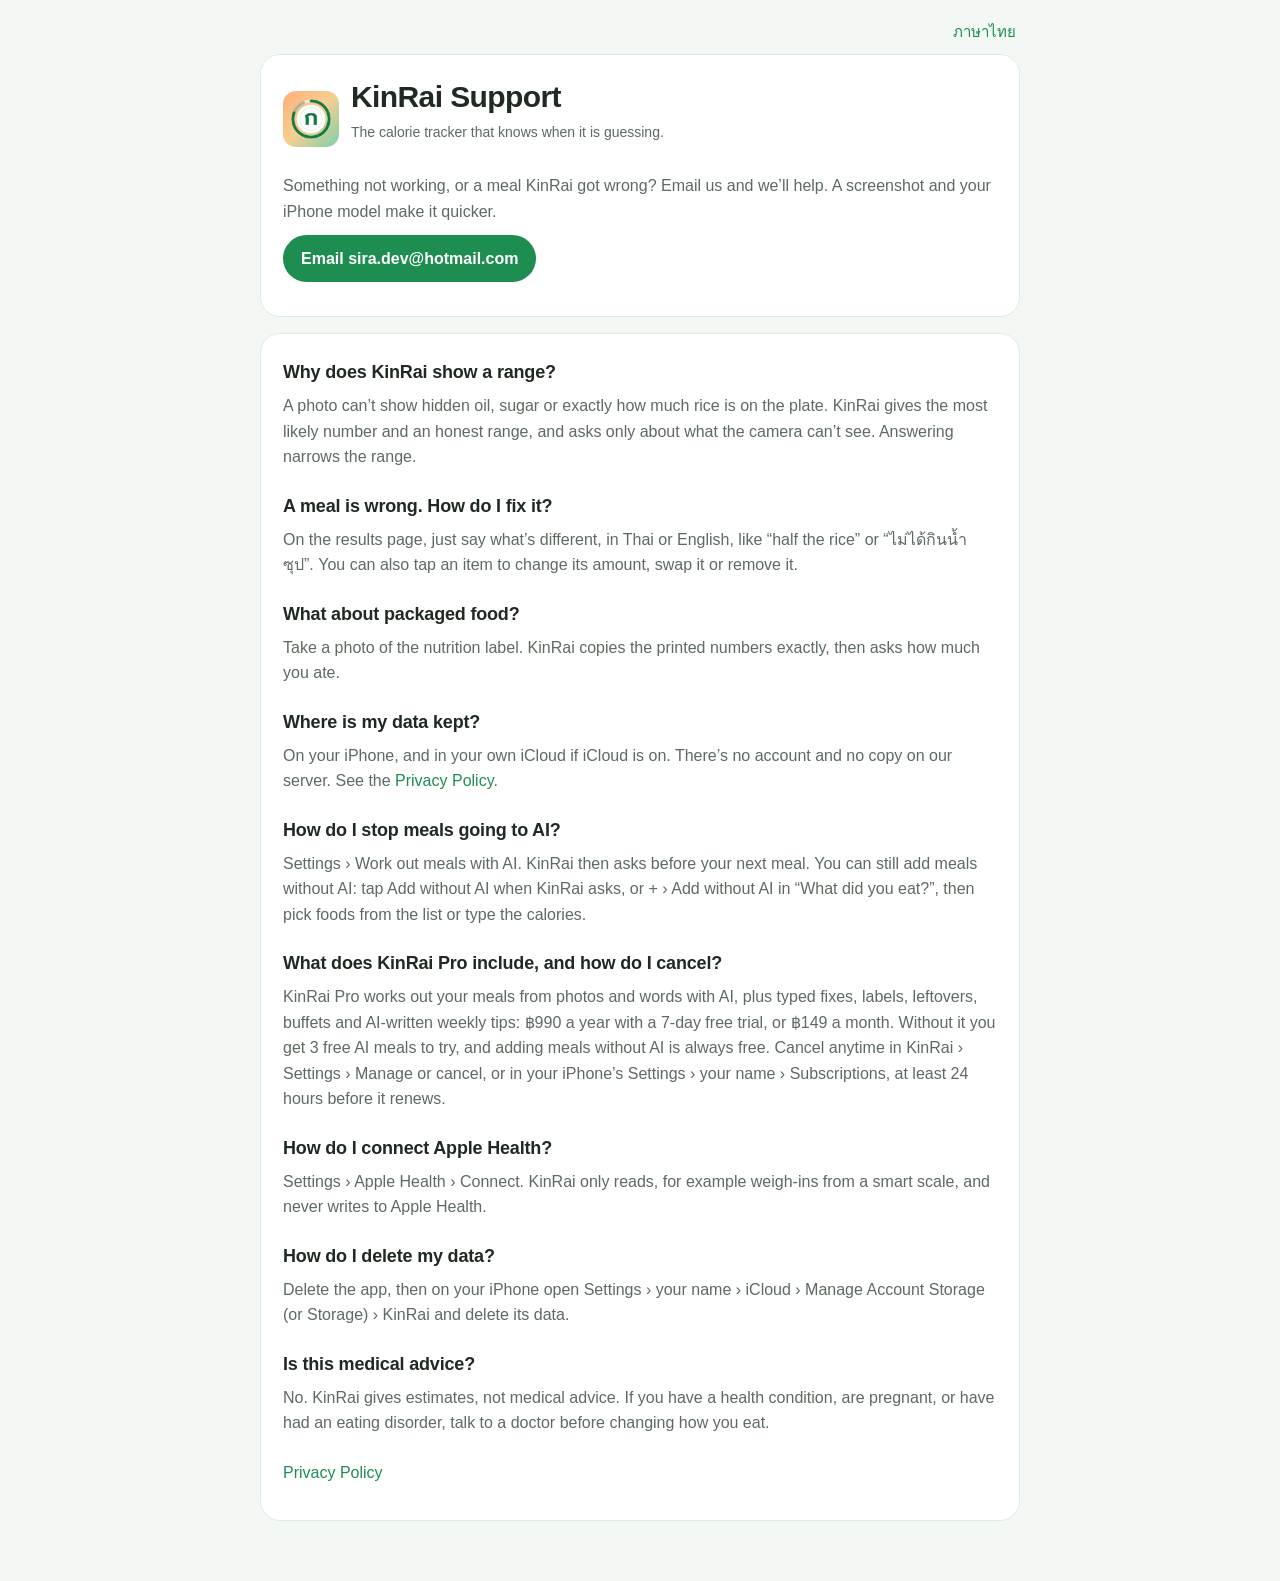
<file: index.html>
<!doctype html>
<html lang="en">
<head>
  <meta charset="utf-8" />
  <meta name="viewport" content="width=device-width, initial-scale=1" />
  <title>KinRai Support</title>
  <link rel="stylesheet" href="style.css" />
</head>
<body>
  <main class="wrap">
    <p class="lang"><a href="index-th.html" lang="th">ภาษาไทย</a></p>
    <section class="card">
      <div class="brand">
        <img src="icon.png" alt="" />
        <div>
          <h1>KinRai Support</h1>
          <p class="meta">The calorie tracker that knows when it is guessing.</p>
        </div>
      </div>
      <p>Something not working, or a meal KinRai got wrong? Email us and we’ll help. A screenshot and your iPhone model make it quicker.</p>
      <p><a class="button" href="mailto:sira.dev@hotmail.com?subject=KinRai%20support">Email sira.dev@hotmail.com</a></p>
    </section>

    <section class="card">
      <h2>Why does KinRai show a range?</h2>
      <p>A photo can’t show hidden oil, sugar or exactly how much rice is on the plate. KinRai gives the most likely number and an honest range, and asks only about what the camera can’t see. Answering narrows the range.</p>

      <h2>A meal is wrong. How do I fix it?</h2>
      <p>On the results page, just say what’s different, in Thai or English, like “half the rice” or “ไม่ได้กินน้ำซุป”. You can also tap an item to change its amount, swap it or remove it.</p>

      <h2>What about packaged food?</h2>
      <p>Take a photo of the nutrition label. KinRai copies the printed numbers exactly, then asks how much you ate.</p>

      <h2>Where is my data kept?</h2>
      <p>On your iPhone, and in your own iCloud if iCloud is on. There’s no account and no copy on our server. See the <a href="privacy.html">Privacy Policy</a>.</p>

      <h2>How do I stop meals going to AI?</h2>
      <p>Settings › Work out meals with AI. KinRai then asks before your next meal. You can still add meals without AI: tap Add without AI when KinRai asks, or + › Add without AI in “What did you eat?”, then pick foods from the list or type the calories.</p>

      <h2>What does KinRai Pro include, and how do I cancel?</h2>
      <p>KinRai Pro works out your meals from photos and words with AI, plus typed fixes, labels, leftovers, buffets and AI-written weekly tips: ฿990 a year with a 7-day free trial, or ฿149 a month. Without it you get 3 free AI meals to try, and adding meals without AI is always free. Cancel anytime in KinRai › Settings › Manage or cancel, or in your iPhone’s Settings › your name › Subscriptions, at least 24 hours before it renews.</p>

      <h2>How do I connect Apple Health?</h2>
      <p>Settings › Apple Health › Connect. KinRai only reads, for example weigh-ins from a smart scale, and never writes to Apple Health.</p>

      <h2>How do I delete my data?</h2>
      <p>Delete the app, then on your iPhone open Settings › your name › iCloud › Manage Account Storage (or Storage) › KinRai and delete its data.</p>

      <h2>Is this medical advice?</h2>
      <p>No. KinRai gives estimates, not medical advice. If you have a health condition, are pregnant, or have had an eating disorder, talk to a doctor before changing how you eat.</p>

      <p class="back"><a href="privacy.html">Privacy Policy</a></p>
    </section>
  </main>
</body>
</html>
</file>
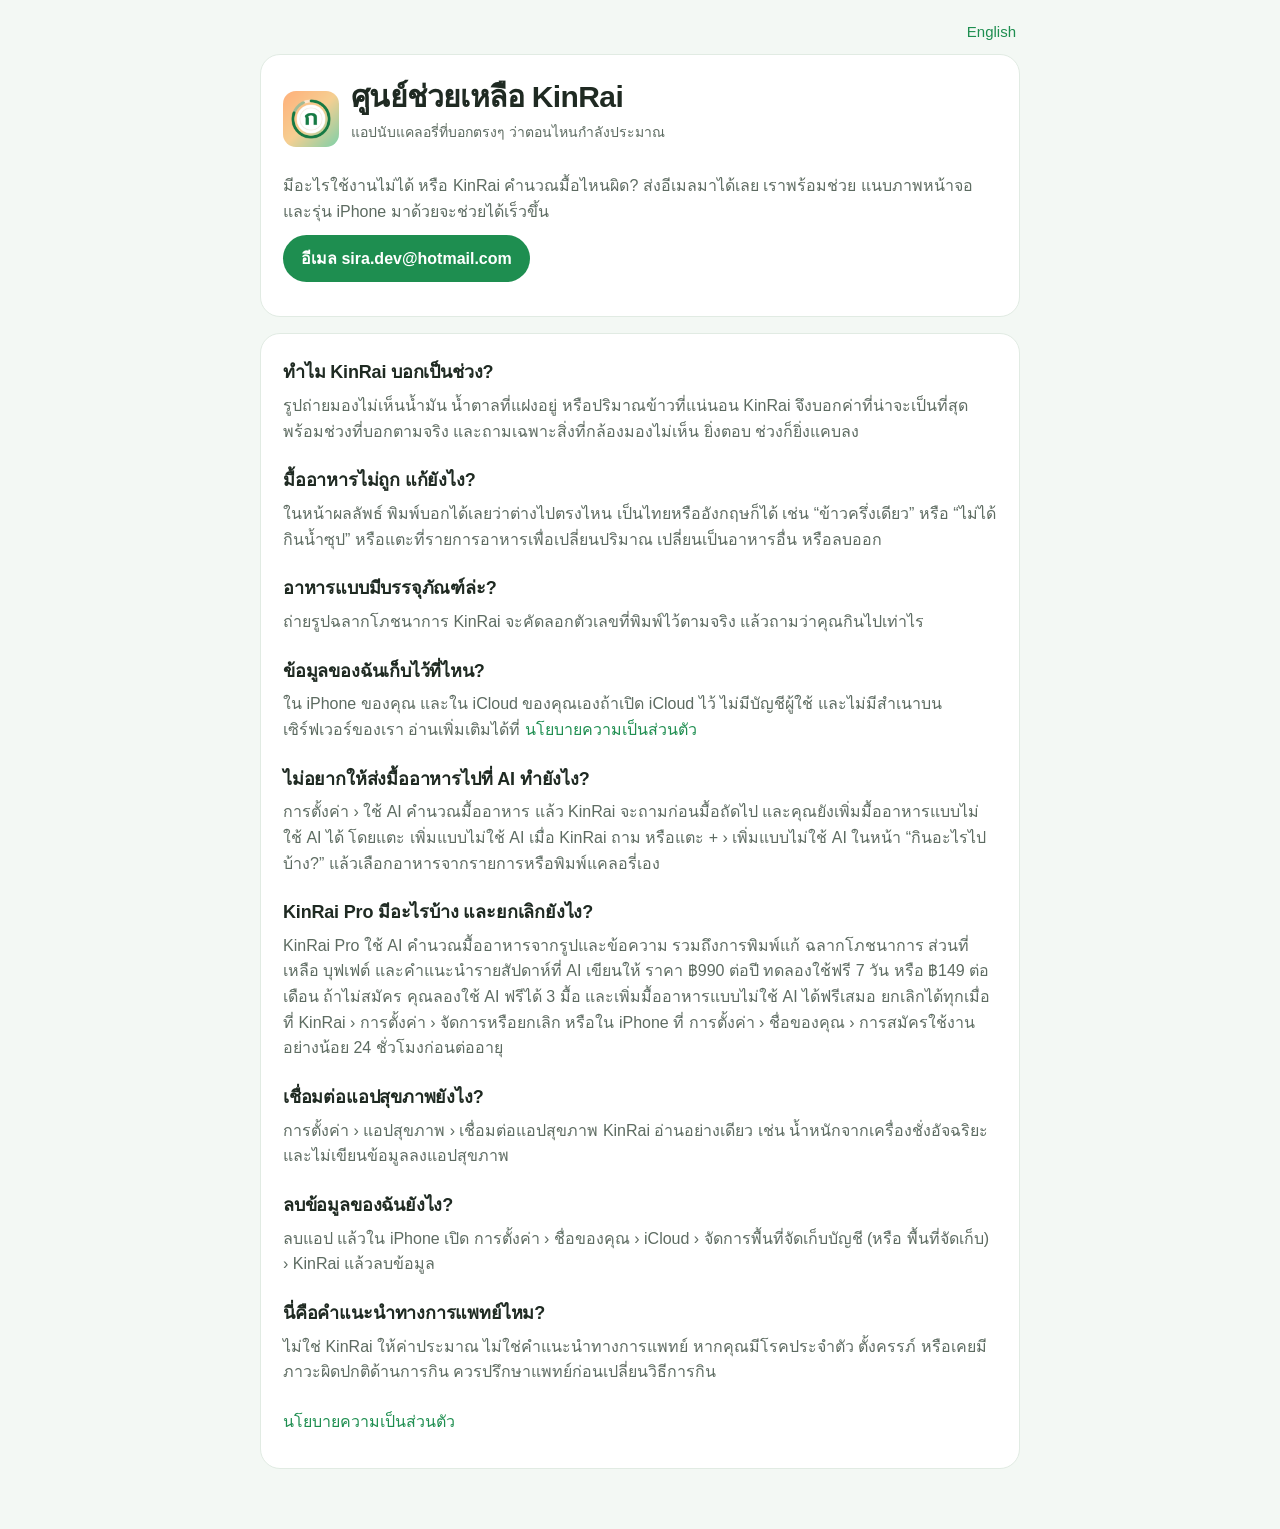
<file: index-th.html>
<!doctype html>
<html lang="th">
<head>
  <meta charset="utf-8" />
  <meta name="viewport" content="width=device-width, initial-scale=1" />
  <title>ศูนย์ช่วยเหลือ KinRai</title>
  <link rel="stylesheet" href="style.css" />
</head>
<body>
  <main class="wrap">
    <p class="lang"><a href="index.html" lang="en">English</a></p>
    <section class="card">
      <div class="brand">
        <img src="icon.png" alt="" />
        <div>
          <h1>ศูนย์ช่วยเหลือ KinRai</h1>
          <p class="meta">แอปนับแคลอรี่ที่บอกตรงๆ ว่าตอนไหนกำลังประมาณ</p>
        </div>
      </div>
      <p>มีอะไรใช้งานไม่ได้ หรือ KinRai คำนวณมื้อไหนผิด? ส่งอีเมลมาได้เลย เราพร้อมช่วย แนบภาพหน้าจอและรุ่น iPhone มาด้วยจะช่วยได้เร็วขึ้น</p>
      <p><a class="button" href="mailto:sira.dev@hotmail.com?subject=KinRai%20support">อีเมล sira.dev@hotmail.com</a></p>
    </section>

    <section class="card">
      <h2>ทำไม KinRai บอกเป็นช่วง?</h2>
      <p>รูปถ่ายมองไม่เห็นน้ำมัน น้ำตาลที่แฝงอยู่ หรือปริมาณข้าวที่แน่นอน KinRai จึงบอกค่าที่น่าจะเป็นที่สุดพร้อมช่วงที่บอกตามจริง และถามเฉพาะสิ่งที่กล้องมองไม่เห็น ยิ่งตอบ ช่วงก็ยิ่งแคบลง</p>

      <h2>มื้ออาหารไม่ถูก แก้ยังไง?</h2>
      <p>ในหน้าผลลัพธ์ พิมพ์บอกได้เลยว่าต่างไปตรงไหน เป็นไทยหรืออังกฤษก็ได้ เช่น “ข้าวครึ่งเดียว” หรือ “ไม่ได้กินน้ำซุป” หรือแตะที่รายการอาหารเพื่อเปลี่ยนปริมาณ เปลี่ยนเป็นอาหารอื่น หรือลบออก</p>

      <h2>อาหารแบบมีบรรจุภัณฑ์ล่ะ?</h2>
      <p>ถ่ายรูปฉลากโภชนาการ KinRai จะคัดลอกตัวเลขที่พิมพ์ไว้ตามจริง แล้วถามว่าคุณกินไปเท่าไร</p>

      <h2>ข้อมูลของฉันเก็บไว้ที่ไหน?</h2>
      <p>ใน iPhone ของคุณ และใน iCloud ของคุณเองถ้าเปิด iCloud ไว้ ไม่มีบัญชีผู้ใช้ และไม่มีสำเนาบนเซิร์ฟเวอร์ของเรา อ่านเพิ่มเติมได้ที่ <a href="privacy-th.html">นโยบายความเป็นส่วนตัว</a></p>

      <h2>ไม่อยากให้ส่งมื้ออาหารไปที่ AI ทำยังไง?</h2>
      <p>การตั้งค่า › ใช้ AI คำนวณมื้ออาหาร แล้ว KinRai จะถามก่อนมื้อถัดไป และคุณยังเพิ่มมื้ออาหารแบบไม่ใช้ AI ได้ โดยแตะ เพิ่มแบบไม่ใช้ AI เมื่อ KinRai ถาม หรือแตะ + › เพิ่มแบบไม่ใช้ AI ในหน้า “กินอะไรไปบ้าง?” แล้วเลือกอาหารจากรายการหรือพิมพ์แคลอรี่เอง</p>

      <h2>KinRai Pro มีอะไรบ้าง และยกเลิกยังไง?</h2>
      <p>KinRai Pro ใช้ AI คำนวณมื้ออาหารจากรูปและข้อความ รวมถึงการพิมพ์แก้ ฉลากโภชนาการ ส่วนที่เหลือ บุฟเฟต์ และคำแนะนำรายสัปดาห์ที่ AI เขียนให้ ราคา ฿990 ต่อปี ทดลองใช้ฟรี 7 วัน หรือ ฿149 ต่อเดือน ถ้าไม่สมัคร คุณลองใช้ AI ฟรีได้ 3 มื้อ และเพิ่มมื้ออาหารแบบไม่ใช้ AI ได้ฟรีเสมอ ยกเลิกได้ทุกเมื่อที่ KinRai › การตั้งค่า › จัดการหรือยกเลิก หรือใน iPhone ที่ การตั้งค่า › ชื่อของคุณ › การสมัครใช้งาน อย่างน้อย 24 ชั่วโมงก่อนต่ออายุ</p>

      <h2>เชื่อมต่อแอปสุขภาพยังไง?</h2>
      <p>การตั้งค่า › แอปสุขภาพ › เชื่อมต่อแอปสุขภาพ KinRai อ่านอย่างเดียว เช่น น้ำหนักจากเครื่องชั่งอัจฉริยะ และไม่เขียนข้อมูลลงแอปสุขภาพ</p>

      <h2>ลบข้อมูลของฉันยังไง?</h2>
      <p>ลบแอป แล้วใน iPhone เปิด การตั้งค่า › ชื่อของคุณ › iCloud › จัดการพื้นที่จัดเก็บบัญชี (หรือ พื้นที่จัดเก็บ) › KinRai แล้วลบข้อมูล</p>

      <h2>นี่คือคำแนะนำทางการแพทย์ไหม?</h2>
      <p>ไม่ใช่ KinRai ให้ค่าประมาณ ไม่ใช่คำแนะนำทางการแพทย์ หากคุณมีโรคประจำตัว ตั้งครรภ์ หรือเคยมีภาวะผิดปกติด้านการกิน ควรปรึกษาแพทย์ก่อนเปลี่ยนวิธีการกิน</p>

      <p class="back"><a href="privacy-th.html">นโยบายความเป็นส่วนตัว</a></p>
    </section>
  </main>
</body>
</html>
</file>
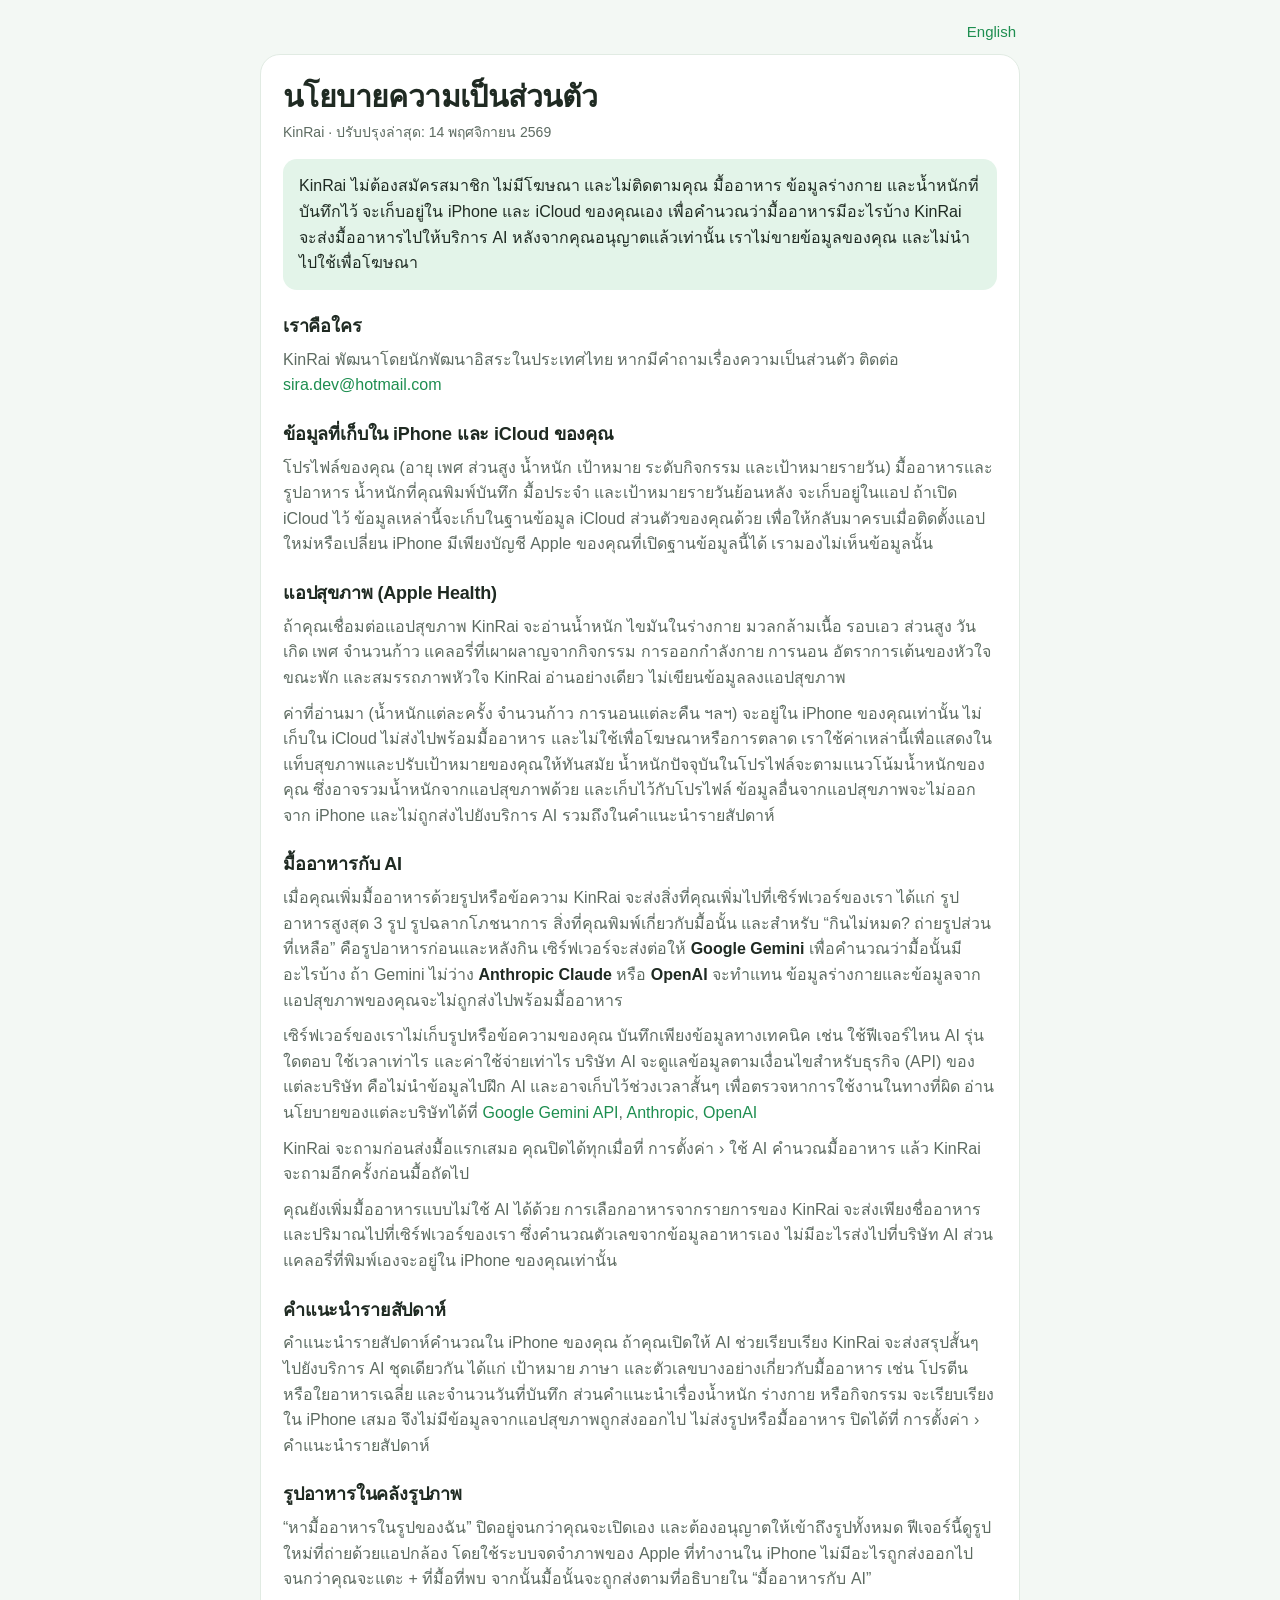
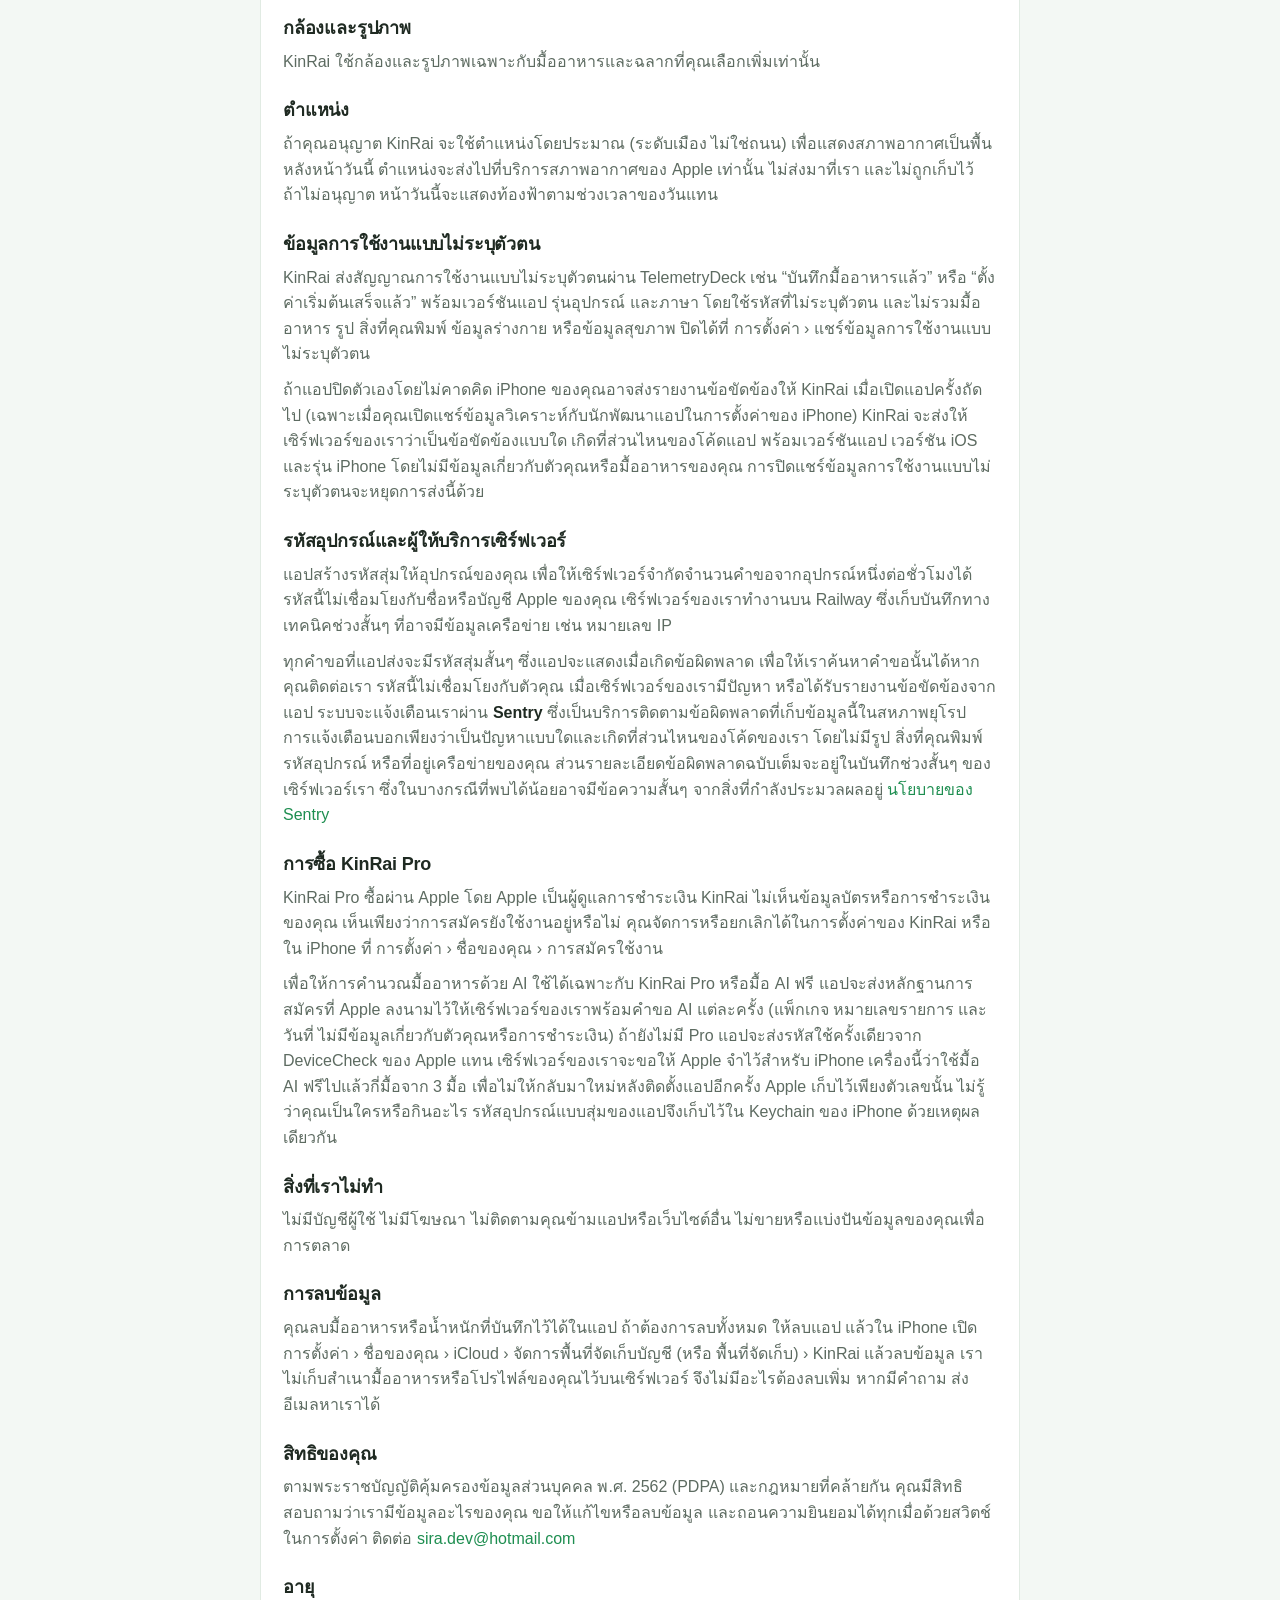
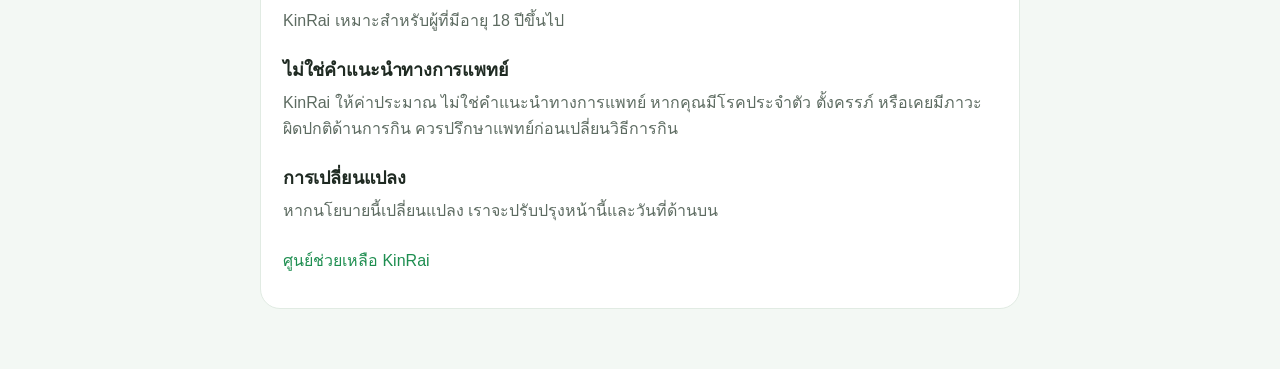
<file: privacy-th.html>
<!doctype html>
<html lang="th">
<head>
  <meta charset="utf-8" />
  <meta name="viewport" content="width=device-width, initial-scale=1" />
  <title>นโยบายความเป็นส่วนตัวของ KinRai</title>
  <link rel="stylesheet" href="style.css" />
</head>
<body>
  <main class="wrap">
    <p class="lang"><a href="privacy.html" lang="en">English</a></p>
    <section class="card">
      <h1>นโยบายความเป็นส่วนตัว</h1>
      <p class="meta">KinRai · ปรับปรุงล่าสุด: 14 พฤศจิกายน 2569</p>

      <p class="lead">KinRai ไม่ต้องสมัครสมาชิก ไม่มีโฆษณา และไม่ติดตามคุณ มื้ออาหาร ข้อมูลร่างกาย และน้ำหนักที่บันทึกไว้ จะเก็บอยู่ใน iPhone และ iCloud ของคุณเอง เพื่อคำนวณว่ามื้ออาหารมีอะไรบ้าง KinRai จะส่งมื้ออาหารไปให้บริการ AI หลังจากคุณอนุญาตแล้วเท่านั้น เราไม่ขายข้อมูลของคุณ และไม่นำไปใช้เพื่อโฆษณา</p>

      <h2>เราคือใคร</h2>
      <p>KinRai พัฒนาโดยนักพัฒนาอิสระในประเทศไทย หากมีคำถามเรื่องความเป็นส่วนตัว ติดต่อ <a href="mailto:sira.dev@hotmail.com">sira.dev@hotmail.com</a></p>

      <h2>ข้อมูลที่เก็บใน iPhone และ iCloud ของคุณ</h2>
      <p>โปรไฟล์ของคุณ (อายุ เพศ ส่วนสูง น้ำหนัก เป้าหมาย ระดับกิจกรรม และเป้าหมายรายวัน) มื้ออาหารและรูปอาหาร น้ำหนักที่คุณพิมพ์บันทึก มื้อประจำ และเป้าหมายรายวันย้อนหลัง จะเก็บอยู่ในแอป ถ้าเปิด iCloud ไว้ ข้อมูลเหล่านี้จะเก็บในฐานข้อมูล iCloud ส่วนตัวของคุณด้วย เพื่อให้กลับมาครบเมื่อติดตั้งแอปใหม่หรือเปลี่ยน iPhone มีเพียงบัญชี Apple ของคุณที่เปิดฐานข้อมูลนี้ได้ เรามองไม่เห็นข้อมูลนั้น</p>

      <h2>แอปสุขภาพ (Apple Health)</h2>
      <p>ถ้าคุณเชื่อมต่อแอปสุขภาพ KinRai จะอ่านน้ำหนัก ไขมันในร่างกาย มวลกล้ามเนื้อ รอบเอว ส่วนสูง วันเกิด เพศ จำนวนก้าว แคลอรี่ที่เผาผลาญจากกิจกรรม การออกกำลังกาย การนอน อัตราการเต้นของหัวใจขณะพัก และสมรรถภาพหัวใจ KinRai อ่านอย่างเดียว ไม่เขียนข้อมูลลงแอปสุขภาพ</p>
      <p>ค่าที่อ่านมา (น้ำหนักแต่ละครั้ง จำนวนก้าว การนอนแต่ละคืน ฯลฯ) จะอยู่ใน iPhone ของคุณเท่านั้น ไม่เก็บใน iCloud ไม่ส่งไปพร้อมมื้ออาหาร และไม่ใช้เพื่อโฆษณาหรือการตลาด เราใช้ค่าเหล่านี้เพื่อแสดงในแท็บสุขภาพและปรับเป้าหมายของคุณให้ทันสมัย น้ำหนักปัจจุบันในโปรไฟล์จะตามแนวโน้มน้ำหนักของคุณ ซึ่งอาจรวมน้ำหนักจากแอปสุขภาพด้วย และเก็บไว้กับโปรไฟล์ ข้อมูลอื่นจากแอปสุขภาพจะไม่ออกจาก iPhone และไม่ถูกส่งไปยังบริการ AI รวมถึงในคำแนะนำรายสัปดาห์</p>

      <h2>มื้ออาหารกับ AI</h2>
      <p>เมื่อคุณเพิ่มมื้ออาหารด้วยรูปหรือข้อความ KinRai จะส่งสิ่งที่คุณเพิ่มไปที่เซิร์ฟเวอร์ของเรา ได้แก่ รูปอาหารสูงสุด 3 รูป รูปฉลากโภชนาการ สิ่งที่คุณพิมพ์เกี่ยวกับมื้อนั้น และสำหรับ “กินไม่หมด? ถ่ายรูปส่วนที่เหลือ” คือรูปอาหารก่อนและหลังกิน เซิร์ฟเวอร์จะส่งต่อให้ <strong>Google Gemini</strong> เพื่อคำนวณว่ามื้อนั้นมีอะไรบ้าง ถ้า Gemini ไม่ว่าง <strong>Anthropic Claude</strong> หรือ <strong>OpenAI</strong> จะทำแทน ข้อมูลร่างกายและข้อมูลจากแอปสุขภาพของคุณจะไม่ถูกส่งไปพร้อมมื้ออาหาร</p>
      <p>เซิร์ฟเวอร์ของเราไม่เก็บรูปหรือข้อความของคุณ บันทึกเพียงข้อมูลทางเทคนิค เช่น ใช้ฟีเจอร์ไหน AI รุ่นใดตอบ ใช้เวลาเท่าไร และค่าใช้จ่ายเท่าไร บริษัท AI จะดูแลข้อมูลตามเงื่อนไขสำหรับธุรกิจ (API) ของแต่ละบริษัท คือไม่นำข้อมูลไปฝึก AI และอาจเก็บไว้ช่วงเวลาสั้นๆ เพื่อตรวจหาการใช้งานในทางที่ผิด อ่านนโยบายของแต่ละบริษัทได้ที่ <a href="https://ai.google.dev/gemini-api/terms">Google Gemini API</a>, <a href="https://www.anthropic.com/legal/privacy">Anthropic</a>, <a href="https://openai.com/policies/privacy-policy/">OpenAI</a></p>
      <p>KinRai จะถามก่อนส่งมื้อแรกเสมอ คุณปิดได้ทุกเมื่อที่ การตั้งค่า › ใช้ AI คำนวณมื้ออาหาร แล้ว KinRai จะถามอีกครั้งก่อนมื้อถัดไป</p>
      <p>คุณยังเพิ่มมื้ออาหารแบบไม่ใช้ AI ได้ด้วย การเลือกอาหารจากรายการของ KinRai จะส่งเพียงชื่ออาหารและปริมาณไปที่เซิร์ฟเวอร์ของเรา ซึ่งคำนวณตัวเลขจากข้อมูลอาหารเอง ไม่มีอะไรส่งไปที่บริษัท AI ส่วนแคลอรี่ที่พิมพ์เองจะอยู่ใน iPhone ของคุณเท่านั้น</p>

      <h2>คำแนะนำรายสัปดาห์</h2>
      <p>คำแนะนำรายสัปดาห์คำนวณใน iPhone ของคุณ ถ้าคุณเปิดให้ AI ช่วยเรียบเรียง KinRai จะส่งสรุปสั้นๆ ไปยังบริการ AI ชุดเดียวกัน ได้แก่ เป้าหมาย ภาษา และตัวเลขบางอย่างเกี่ยวกับมื้ออาหาร เช่น โปรตีนหรือใยอาหารเฉลี่ย และจำนวนวันที่บันทึก ส่วนคำแนะนำเรื่องน้ำหนัก ร่างกาย หรือกิจกรรม จะเรียบเรียงใน iPhone เสมอ จึงไม่มีข้อมูลจากแอปสุขภาพถูกส่งออกไป ไม่ส่งรูปหรือมื้ออาหาร ปิดได้ที่ การตั้งค่า › คำแนะนำรายสัปดาห์</p>

      <h2>รูปอาหารในคลังรูปภาพ</h2>
      <p>“หามื้ออาหารในรูปของฉัน” ปิดอยู่จนกว่าคุณจะเปิดเอง และต้องอนุญาตให้เข้าถึงรูปทั้งหมด ฟีเจอร์นี้ดูรูปใหม่ที่ถ่ายด้วยแอปกล้อง โดยใช้ระบบจดจำภาพของ Apple ที่ทำงานใน iPhone ไม่มีอะไรถูกส่งออกไปจนกว่าคุณจะแตะ + ที่มื้อที่พบ จากนั้นมื้อนั้นจะถูกส่งตามที่อธิบายใน “มื้ออาหารกับ AI”</p>

      <h2>กล้องและรูปภาพ</h2>
      <p>KinRai ใช้กล้องและรูปภาพเฉพาะกับมื้ออาหารและฉลากที่คุณเลือกเพิ่มเท่านั้น</p>

      <h2>ตำแหน่ง</h2>
      <p>ถ้าคุณอนุญาต KinRai จะใช้ตำแหน่งโดยประมาณ (ระดับเมือง ไม่ใช่ถนน) เพื่อแสดงสภาพอากาศเป็นพื้นหลังหน้าวันนี้ ตำแหน่งจะส่งไปที่บริการสภาพอากาศของ Apple เท่านั้น ไม่ส่งมาที่เรา และไม่ถูกเก็บไว้ ถ้าไม่อนุญาต หน้าวันนี้จะแสดงท้องฟ้าตามช่วงเวลาของวันแทน</p>

      <h2>ข้อมูลการใช้งานแบบไม่ระบุตัวตน</h2>
      <p>KinRai ส่งสัญญาณการใช้งานแบบไม่ระบุตัวตนผ่าน TelemetryDeck เช่น “บันทึกมื้ออาหารแล้ว” หรือ “ตั้งค่าเริ่มต้นเสร็จแล้ว” พร้อมเวอร์ชันแอป รุ่นอุปกรณ์ และภาษา โดยใช้รหัสที่ไม่ระบุตัวตน และไม่รวมมื้ออาหาร รูป สิ่งที่คุณพิมพ์ ข้อมูลร่างกาย หรือข้อมูลสุขภาพ ปิดได้ที่ การตั้งค่า › แชร์ข้อมูลการใช้งานแบบไม่ระบุตัวตน</p>
      <p>ถ้าแอปปิดตัวเองโดยไม่คาดคิด iPhone ของคุณอาจส่งรายงานข้อขัดข้องให้ KinRai เมื่อเปิดแอปครั้งถัดไป (เฉพาะเมื่อคุณเปิดแชร์ข้อมูลวิเคราะห์กับนักพัฒนาแอปในการตั้งค่าของ iPhone) KinRai จะส่งให้เซิร์ฟเวอร์ของเราว่าเป็นข้อขัดข้องแบบใด เกิดที่ส่วนไหนของโค้ดแอป พร้อมเวอร์ชันแอป เวอร์ชัน iOS และรุ่น iPhone โดยไม่มีข้อมูลเกี่ยวกับตัวคุณหรือมื้ออาหารของคุณ การปิดแชร์ข้อมูลการใช้งานแบบไม่ระบุตัวตนจะหยุดการส่งนี้ด้วย</p>

      <h2>รหัสอุปกรณ์และผู้ให้บริการเซิร์ฟเวอร์</h2>
      <p>แอปสร้างรหัสสุ่มให้อุปกรณ์ของคุณ เพื่อให้เซิร์ฟเวอร์จำกัดจำนวนคำขอจากอุปกรณ์หนึ่งต่อชั่วโมงได้ รหัสนี้ไม่เชื่อมโยงกับชื่อหรือบัญชี Apple ของคุณ เซิร์ฟเวอร์ของเราทำงานบน Railway ซึ่งเก็บบันทึกทางเทคนิคช่วงสั้นๆ ที่อาจมีข้อมูลเครือข่าย เช่น หมายเลข IP</p>
      <p>ทุกคำขอที่แอปส่งจะมีรหัสสุ่มสั้นๆ ซึ่งแอปจะแสดงเมื่อเกิดข้อผิดพลาด เพื่อให้เราค้นหาคำขอนั้นได้หากคุณติดต่อเรา รหัสนี้ไม่เชื่อมโยงกับตัวคุณ เมื่อเซิร์ฟเวอร์ของเรามีปัญหา หรือได้รับรายงานข้อขัดข้องจากแอป ระบบจะแจ้งเตือนเราผ่าน <strong>Sentry</strong> ซึ่งเป็นบริการติดตามข้อผิดพลาดที่เก็บข้อมูลนี้ในสหภาพยุโรป การแจ้งเตือนบอกเพียงว่าเป็นปัญหาแบบใดและเกิดที่ส่วนไหนของโค้ดของเรา โดยไม่มีรูป สิ่งที่คุณพิมพ์ รหัสอุปกรณ์ หรือที่อยู่เครือข่ายของคุณ ส่วนรายละเอียดข้อผิดพลาดฉบับเต็มจะอยู่ในบันทึกช่วงสั้นๆ ของเซิร์ฟเวอร์เรา ซึ่งในบางกรณีที่พบได้น้อยอาจมีข้อความสั้นๆ จากสิ่งที่กำลังประมวลผลอยู่ <a href="https://sentry.io/privacy/">นโยบายของ Sentry</a></p>

      <h2>การซื้อ KinRai Pro</h2>
      <p>KinRai Pro ซื้อผ่าน Apple โดย Apple เป็นผู้ดูแลการชำระเงิน KinRai ไม่เห็นข้อมูลบัตรหรือการชำระเงินของคุณ เห็นเพียงว่าการสมัครยังใช้งานอยู่หรือไม่ คุณจัดการหรือยกเลิกได้ในการตั้งค่าของ KinRai หรือใน iPhone ที่ การตั้งค่า › ชื่อของคุณ › การสมัครใช้งาน</p>
      <p>เพื่อให้การคำนวณมื้ออาหารด้วย AI ใช้ได้เฉพาะกับ KinRai Pro หรือมื้อ AI ฟรี แอปจะส่งหลักฐานการสมัครที่ Apple ลงนามไว้ให้เซิร์ฟเวอร์ของเราพร้อมคำขอ AI แต่ละครั้ง (แพ็กเกจ หมายเลขรายการ และวันที่ ไม่มีข้อมูลเกี่ยวกับตัวคุณหรือการชำระเงิน) ถ้ายังไม่มี Pro แอปจะส่งรหัสใช้ครั้งเดียวจาก DeviceCheck ของ Apple แทน เซิร์ฟเวอร์ของเราจะขอให้ Apple จำไว้สำหรับ iPhone เครื่องนี้ว่าใช้มื้อ AI ฟรีไปแล้วกี่มื้อจาก 3 มื้อ เพื่อไม่ให้กลับมาใหม่หลังติดตั้งแอปอีกครั้ง Apple เก็บไว้เพียงตัวเลขนั้น ไม่รู้ว่าคุณเป็นใครหรือกินอะไร รหัสอุปกรณ์แบบสุ่มของแอปจึงเก็บไว้ใน Keychain ของ iPhone ด้วยเหตุผลเดียวกัน</p>

      <h2>สิ่งที่เราไม่ทำ</h2>
      <p>ไม่มีบัญชีผู้ใช้ ไม่มีโฆษณา ไม่ติดตามคุณข้ามแอปหรือเว็บไซต์อื่น ไม่ขายหรือแบ่งปันข้อมูลของคุณเพื่อการตลาด</p>

      <h2>การลบข้อมูล</h2>
      <p>คุณลบมื้ออาหารหรือน้ำหนักที่บันทึกไว้ได้ในแอป ถ้าต้องการลบทั้งหมด ให้ลบแอป แล้วใน iPhone เปิด การตั้งค่า › ชื่อของคุณ › iCloud › จัดการพื้นที่จัดเก็บบัญชี (หรือ พื้นที่จัดเก็บ) › KinRai แล้วลบข้อมูล เราไม่เก็บสำเนามื้ออาหารหรือโปรไฟล์ของคุณไว้บนเซิร์ฟเวอร์ จึงไม่มีอะไรต้องลบเพิ่ม หากมีคำถาม ส่งอีเมลหาเราได้</p>

      <h2>สิทธิของคุณ</h2>
      <p>ตามพระราชบัญญัติคุ้มครองข้อมูลส่วนบุคคล พ.ศ. 2562 (PDPA) และกฎหมายที่คล้ายกัน คุณมีสิทธิสอบถามว่าเรามีข้อมูลอะไรของคุณ ขอให้แก้ไขหรือลบข้อมูล และถอนความยินยอมได้ทุกเมื่อด้วยสวิตช์ในการตั้งค่า ติดต่อ <a href="mailto:sira.dev@hotmail.com">sira.dev@hotmail.com</a></p>

      <h2>อายุ</h2>
      <p>KinRai เหมาะสำหรับผู้ที่มีอายุ 18 ปีขึ้นไป</p>

      <h2>ไม่ใช่คำแนะนำทางการแพทย์</h2>
      <p>KinRai ให้ค่าประมาณ ไม่ใช่คำแนะนำทางการแพทย์ หากคุณมีโรคประจำตัว ตั้งครรภ์ หรือเคยมีภาวะผิดปกติด้านการกิน ควรปรึกษาแพทย์ก่อนเปลี่ยนวิธีการกิน</p>

      <h2>การเปลี่ยนแปลง</h2>
      <p>หากนโยบายนี้เปลี่ยนแปลง เราจะปรับปรุงหน้านี้และวันที่ด้านบน</p>

      <p class="back"><a href="index-th.html">ศูนย์ช่วยเหลือ KinRai</a></p>
    </section>
  </main>
</body>
</html>
</file>
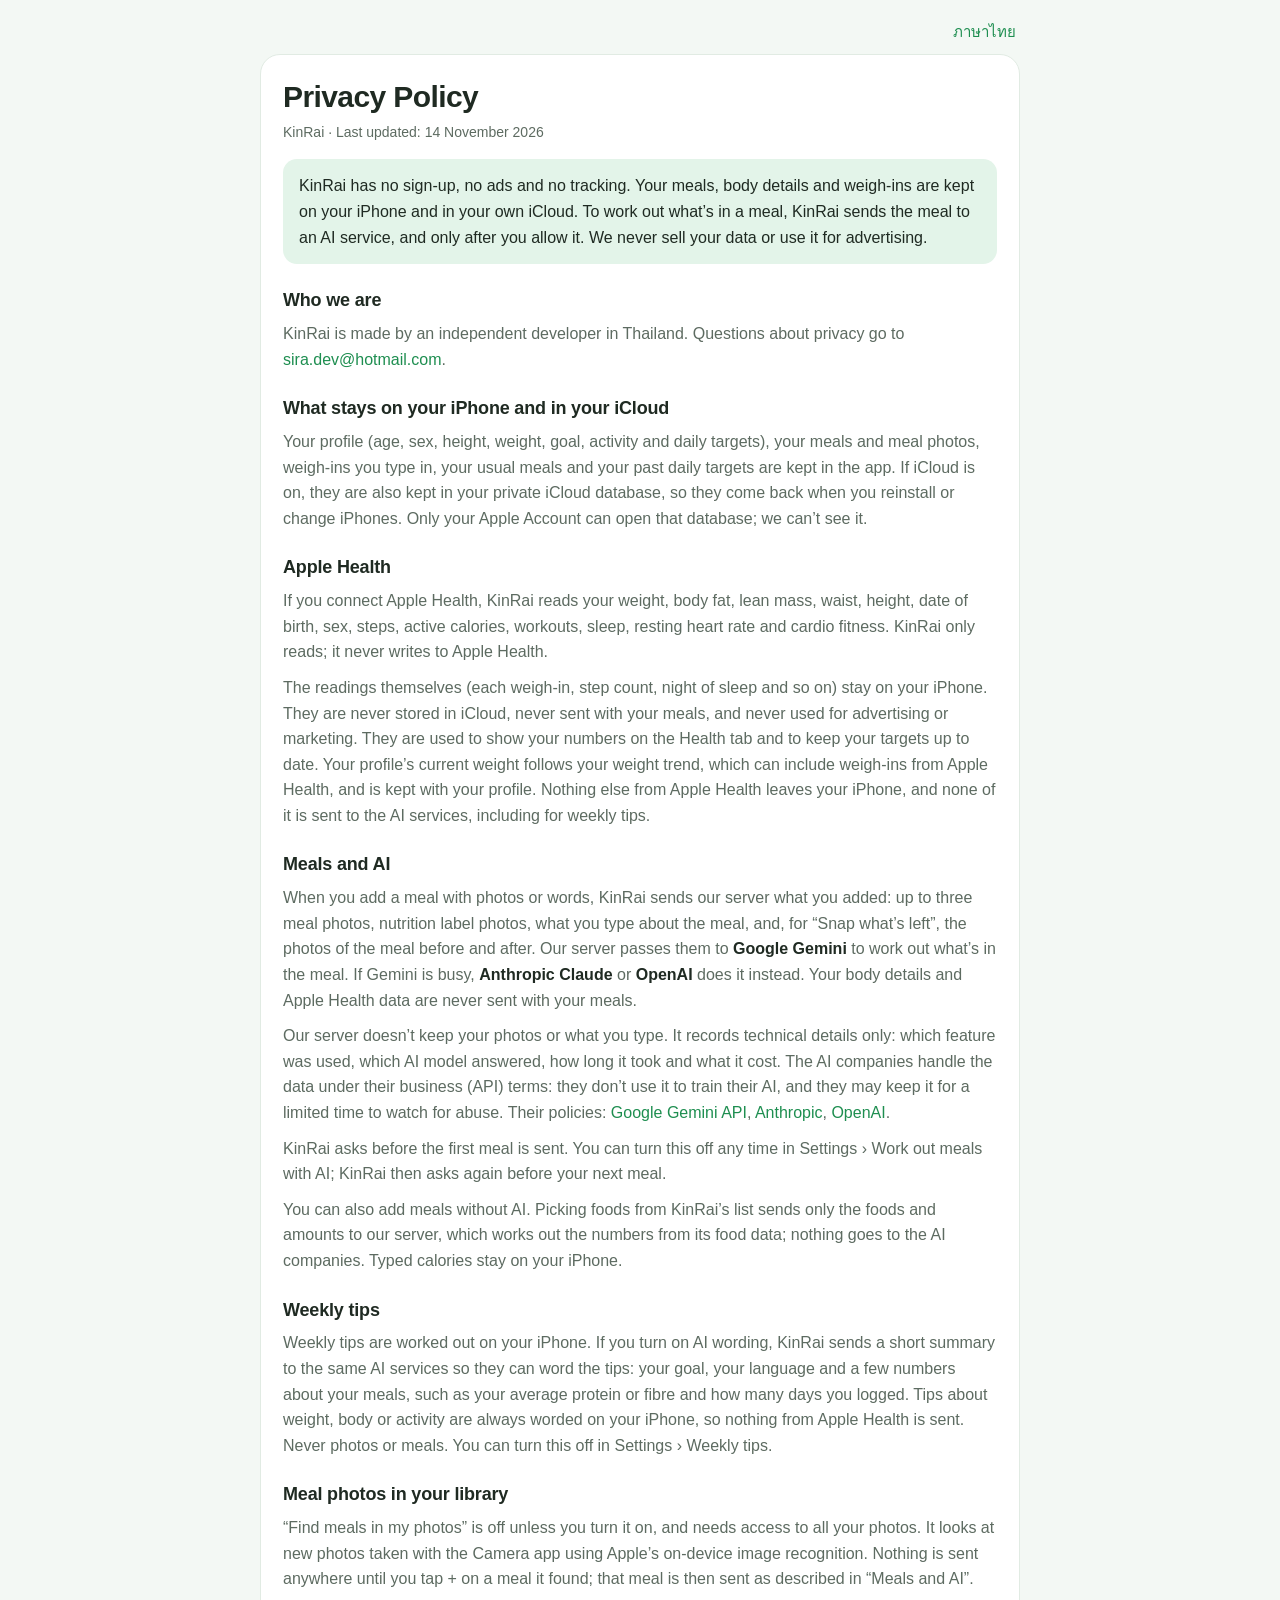
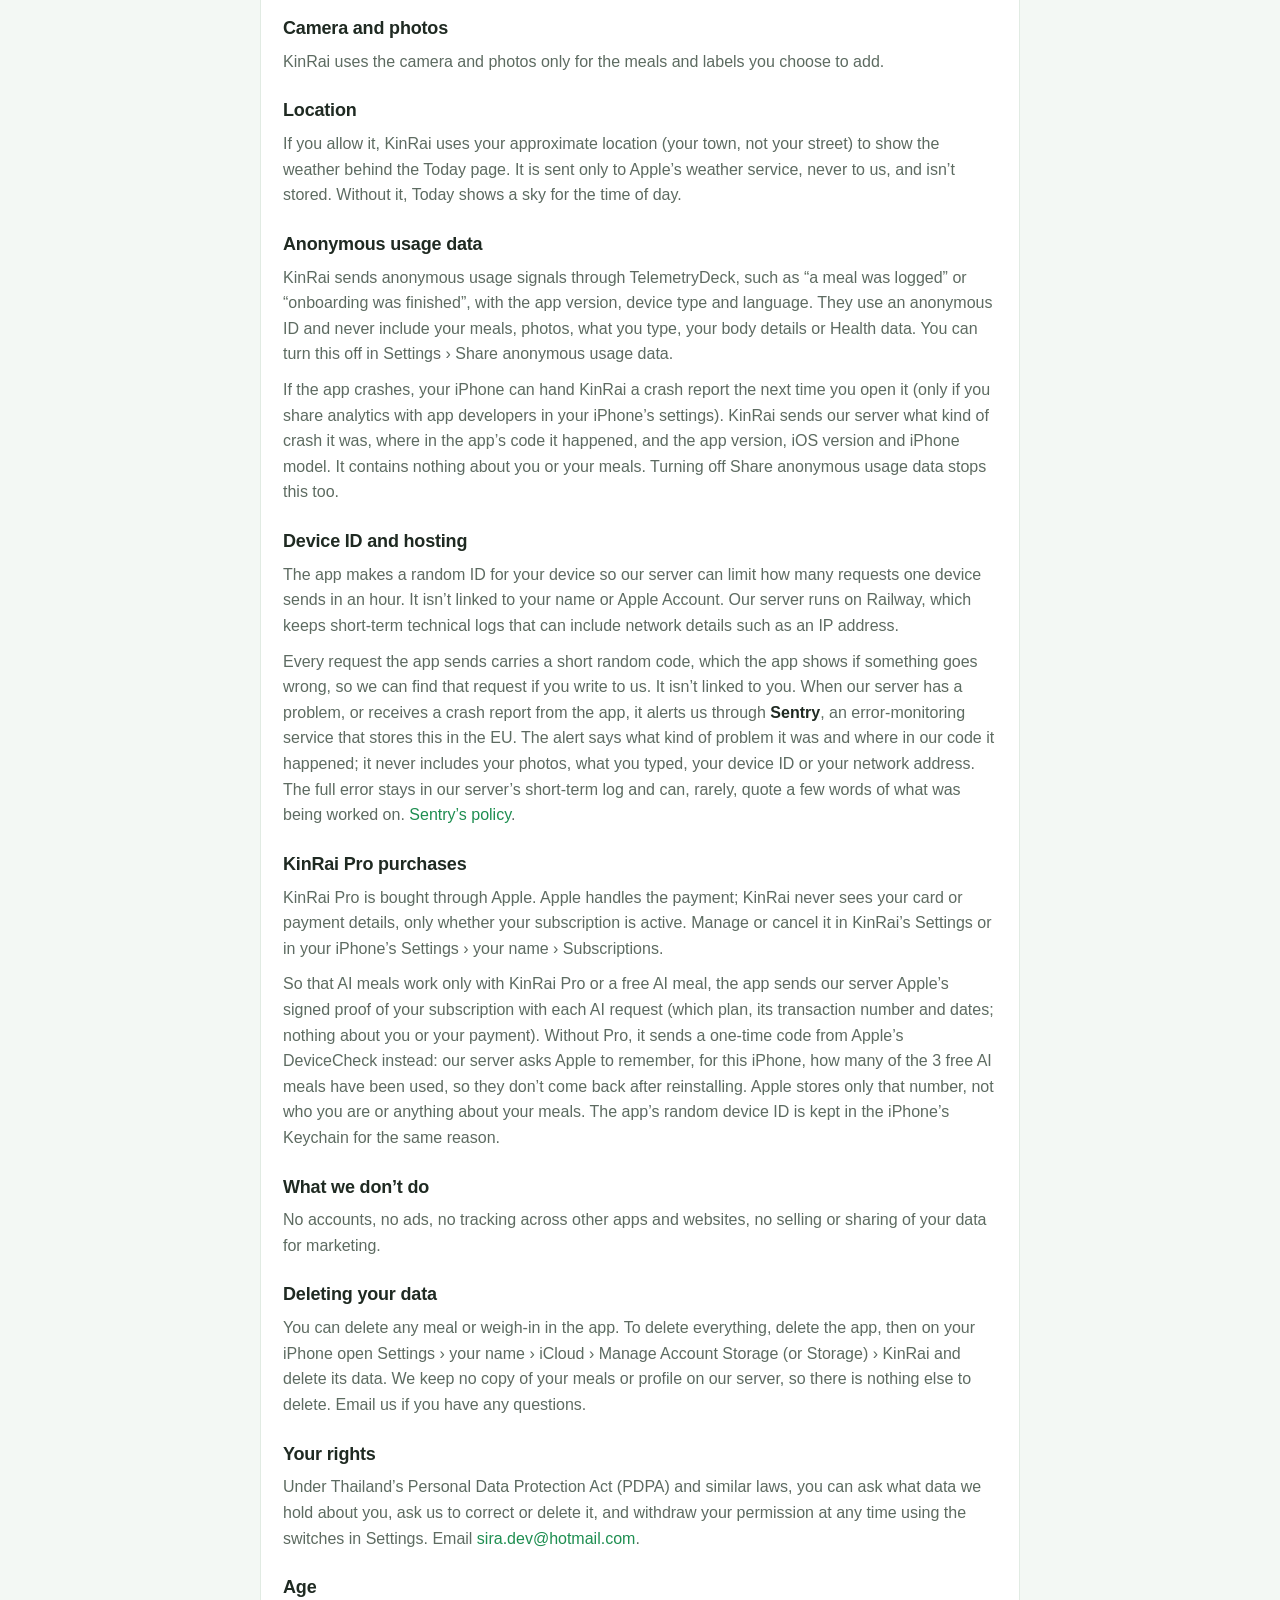
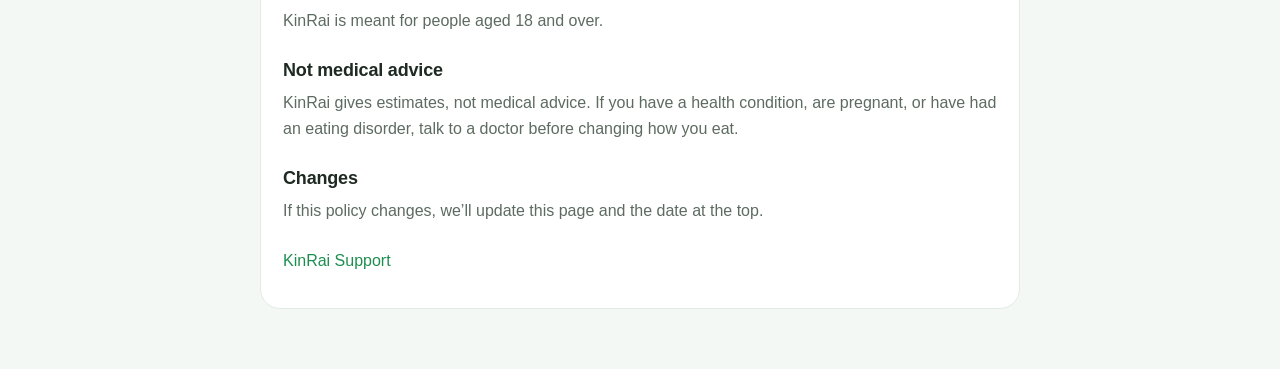
<file: privacy.html>
<!doctype html>
<html lang="en">
<head>
  <meta charset="utf-8" />
  <meta name="viewport" content="width=device-width, initial-scale=1" />
  <title>KinRai Privacy Policy</title>
  <link rel="stylesheet" href="style.css" />
</head>
<body>
  <main class="wrap">
    <p class="lang"><a href="privacy-th.html" lang="th">ภาษาไทย</a></p>
    <section class="card">
      <h1>Privacy Policy</h1>
      <p class="meta">KinRai · Last updated: 14 November 2026</p>

      <p class="lead">KinRai has no sign-up, no ads and no tracking. Your meals, body details and weigh-ins are kept on your iPhone and in your own iCloud. To work out what’s in a meal, KinRai sends the meal to an AI service, and only after you allow it. We never sell your data or use it for advertising.</p>

      <h2>Who we are</h2>
      <p>KinRai is made by an independent developer in Thailand. Questions about privacy go to <a href="mailto:sira.dev@hotmail.com">sira.dev@hotmail.com</a>.</p>

      <h2>What stays on your iPhone and in your iCloud</h2>
      <p>Your profile (age, sex, height, weight, goal, activity and daily targets), your meals and meal photos, weigh-ins you type in, your usual meals and your past daily targets are kept in the app. If iCloud is on, they are also kept in your private iCloud database, so they come back when you reinstall or change iPhones. Only your Apple Account can open that database; we can’t see it.</p>

      <h2>Apple Health</h2>
      <p>If you connect Apple Health, KinRai reads your weight, body fat, lean mass, waist, height, date of birth, sex, steps, active calories, workouts, sleep, resting heart rate and cardio fitness. KinRai only reads; it never writes to Apple Health.</p>
      <p>The readings themselves (each weigh-in, step count, night of sleep and so on) stay on your iPhone. They are never stored in iCloud, never sent with your meals, and never used for advertising or marketing. They are used to show your numbers on the Health tab and to keep your targets up to date. Your profile’s current weight follows your weight trend, which can include weigh-ins from Apple Health, and is kept with your profile. Nothing else from Apple Health leaves your iPhone, and none of it is sent to the AI services, including for weekly tips.</p>

      <h2>Meals and AI</h2>
      <p>When you add a meal with photos or words, KinRai sends our server what you added: up to three meal photos, nutrition label photos, what you type about the meal, and, for “Snap what’s left”, the photos of the meal before and after. Our server passes them to <strong>Google Gemini</strong> to work out what’s in the meal. If Gemini is busy, <strong>Anthropic Claude</strong> or <strong>OpenAI</strong> does it instead. Your body details and Apple Health data are never sent with your meals.</p>
      <p>Our server doesn’t keep your photos or what you type. It records technical details only: which feature was used, which AI model answered, how long it took and what it cost. The AI companies handle the data under their business (API) terms: they don’t use it to train their AI, and they may keep it for a limited time to watch for abuse. Their policies: <a href="https://ai.google.dev/gemini-api/terms">Google Gemini API</a>, <a href="https://www.anthropic.com/legal/privacy">Anthropic</a>, <a href="https://openai.com/policies/privacy-policy/">OpenAI</a>.</p>
      <p>KinRai asks before the first meal is sent. You can turn this off any time in Settings › Work out meals with AI; KinRai then asks again before your next meal.</p>
      <p>You can also add meals without AI. Picking foods from KinRai’s list sends only the foods and amounts to our server, which works out the numbers from its food data; nothing goes to the AI companies. Typed calories stay on your iPhone.</p>

      <h2>Weekly tips</h2>
      <p>Weekly tips are worked out on your iPhone. If you turn on AI wording, KinRai sends a short summary to the same AI services so they can word the tips: your goal, your language and a few numbers about your meals, such as your average protein or fibre and how many days you logged. Tips about weight, body or activity are always worded on your iPhone, so nothing from Apple Health is sent. Never photos or meals. You can turn this off in Settings › Weekly tips.</p>

      <h2>Meal photos in your library</h2>
      <p>“Find meals in my photos” is off unless you turn it on, and needs access to all your photos. It looks at new photos taken with the Camera app using Apple’s on-device image recognition. Nothing is sent anywhere until you tap + on a meal it found; that meal is then sent as described in “Meals and AI”.</p>

      <h2>Camera and photos</h2>
      <p>KinRai uses the camera and photos only for the meals and labels you choose to add.</p>

      <h2>Location</h2>
      <p>If you allow it, KinRai uses your approximate location (your town, not your street) to show the weather behind the Today page. It is sent only to Apple’s weather service, never to us, and isn’t stored. Without it, Today shows a sky for the time of day.</p>

      <h2>Anonymous usage data</h2>
      <p>KinRai sends anonymous usage signals through TelemetryDeck, such as “a meal was logged” or “onboarding was finished”, with the app version, device type and language. They use an anonymous ID and never include your meals, photos, what you type, your body details or Health data. You can turn this off in Settings › Share anonymous usage data.</p>
      <p>If the app crashes, your iPhone can hand KinRai a crash report the next time you open it (only if you share analytics with app developers in your iPhone’s settings). KinRai sends our server what kind of crash it was, where in the app’s code it happened, and the app version, iOS version and iPhone model. It contains nothing about you or your meals. Turning off Share anonymous usage data stops this too.</p>

      <h2>Device ID and hosting</h2>
      <p>The app makes a random ID for your device so our server can limit how many requests one device sends in an hour. It isn’t linked to your name or Apple Account. Our server runs on Railway, which keeps short-term technical logs that can include network details such as an IP address.</p>
      <p>Every request the app sends carries a short random code, which the app shows if something goes wrong, so we can find that request if you write to us. It isn’t linked to you. When our server has a problem, or receives a crash report from the app, it alerts us through <strong>Sentry</strong>, an error-monitoring service that stores this in the EU. The alert says what kind of problem it was and where in our code it happened; it never includes your photos, what you typed, your device ID or your network address. The full error stays in our server’s short-term log and can, rarely, quote a few words of what was being worked on. <a href="https://sentry.io/privacy/">Sentry’s policy</a>.</p>

      <h2>KinRai Pro purchases</h2>
      <p>KinRai Pro is bought through Apple. Apple handles the payment; KinRai never sees your card or payment details, only whether your subscription is active. Manage or cancel it in KinRai’s Settings or in your iPhone’s Settings › your name › Subscriptions.</p>
      <p>So that AI meals work only with KinRai Pro or a free AI meal, the app sends our server Apple’s signed proof of your subscription with each AI request (which plan, its transaction number and dates; nothing about you or your payment). Without Pro, it sends a one-time code from Apple’s DeviceCheck instead: our server asks Apple to remember, for this iPhone, how many of the 3 free AI meals have been used, so they don’t come back after reinstalling. Apple stores only that number, not who you are or anything about your meals. The app’s random device ID is kept in the iPhone’s Keychain for the same reason.</p>

      <h2>What we don’t do</h2>
      <p>No accounts, no ads, no tracking across other apps and websites, no selling or sharing of your data for marketing.</p>

      <h2>Deleting your data</h2>
      <p>You can delete any meal or weigh-in in the app. To delete everything, delete the app, then on your iPhone open Settings › your name › iCloud › Manage Account Storage (or Storage) › KinRai and delete its data. We keep no copy of your meals or profile on our server, so there is nothing else to delete. Email us if you have any questions.</p>

      <h2>Your rights</h2>
      <p>Under Thailand’s Personal Data Protection Act (PDPA) and similar laws, you can ask what data we hold about you, ask us to correct or delete it, and withdraw your permission at any time using the switches in Settings. Email <a href="mailto:sira.dev@hotmail.com">sira.dev@hotmail.com</a>.</p>

      <h2>Age</h2>
      <p>KinRai is meant for people aged 18 and over.</p>

      <h2>Not medical advice</h2>
      <p>KinRai gives estimates, not medical advice. If you have a health condition, are pregnant, or have had an eating disorder, talk to a doctor before changing how you eat.</p>

      <h2>Changes</h2>
      <p>If this policy changes, we’ll update this page and the date at the top.</p>

      <p class="back"><a href="index.html">KinRai Support</a></p>
    </section>
  </main>
</body>
</html>
</file>
<file: style.css>
:root {
  --bg: #f3f8f4;
  --card: #ffffff;
  --text: #1f2a22;
  --muted: #5d6b61;
  --line: #e1ebe3;
  --accent: #1e8e50;
  --soft: #e3f4e9;
}

@media (prefers-color-scheme: dark) {
  :root {
    --bg: #0f1411;
    --card: #19201b;
    --text: #e8efe9;
    --muted: #a3b1a7;
    --line: #26302a;
    --accent: #3cc27a;
    --soft: #1d3326;
  }
}

body {
  margin: 0;
  background: var(--bg);
  color: var(--text);
  font-family: -apple-system, BlinkMacSystemFont, "SF Pro Text", "Segoe UI", "Noto Sans Thai", Helvetica, Arial, sans-serif;
  line-height: 1.6;
  -webkit-text-size-adjust: 100%;
}

.wrap {
  max-width: 760px;
  margin: 0 auto;
  padding: 20px 16px 60px;
}

.lang {
  text-align: right;
  margin: 0 4px 10px;
  font-size: 15px;
}

.card {
  background: var(--card);
  border: 1px solid var(--line);
  border-radius: 20px;
  padding: 24px 22px;
}

.card + .card { margin-top: 16px; }

.brand {
  display: flex;
  align-items: center;
  gap: 12px;
  margin-bottom: 14px;
}

.brand img {
  width: 56px;
  height: 56px;
  border-radius: 13px;
}

h1 { margin: 0 0 6px; font-size: 30px; letter-spacing: -0.02em; line-height: 1.2; }
h2 { margin: 22px 0 6px; font-size: 18px; letter-spacing: -0.01em; }
p, li { color: var(--muted); margin: 0 0 10px; }
strong { color: var(--text); font-weight: 600; }
a { color: var(--accent); text-decoration: none; }
a:hover { text-decoration: underline; }

.meta { font-size: 14px; margin-bottom: 16px; }
.lead { color: var(--text); background: var(--soft); border-radius: 14px; padding: 14px 16px; }
.back { margin-top: 24px; }

.button {
  display: inline-block;
  background: var(--accent);
  color: #fff;
  font-weight: 600;
  padding: 11px 18px;
  border-radius: 999px;
}
.button:hover { text-decoration: none; opacity: 0.9; }

.card > h2:first-child { margin-top: 0; }
</file>
